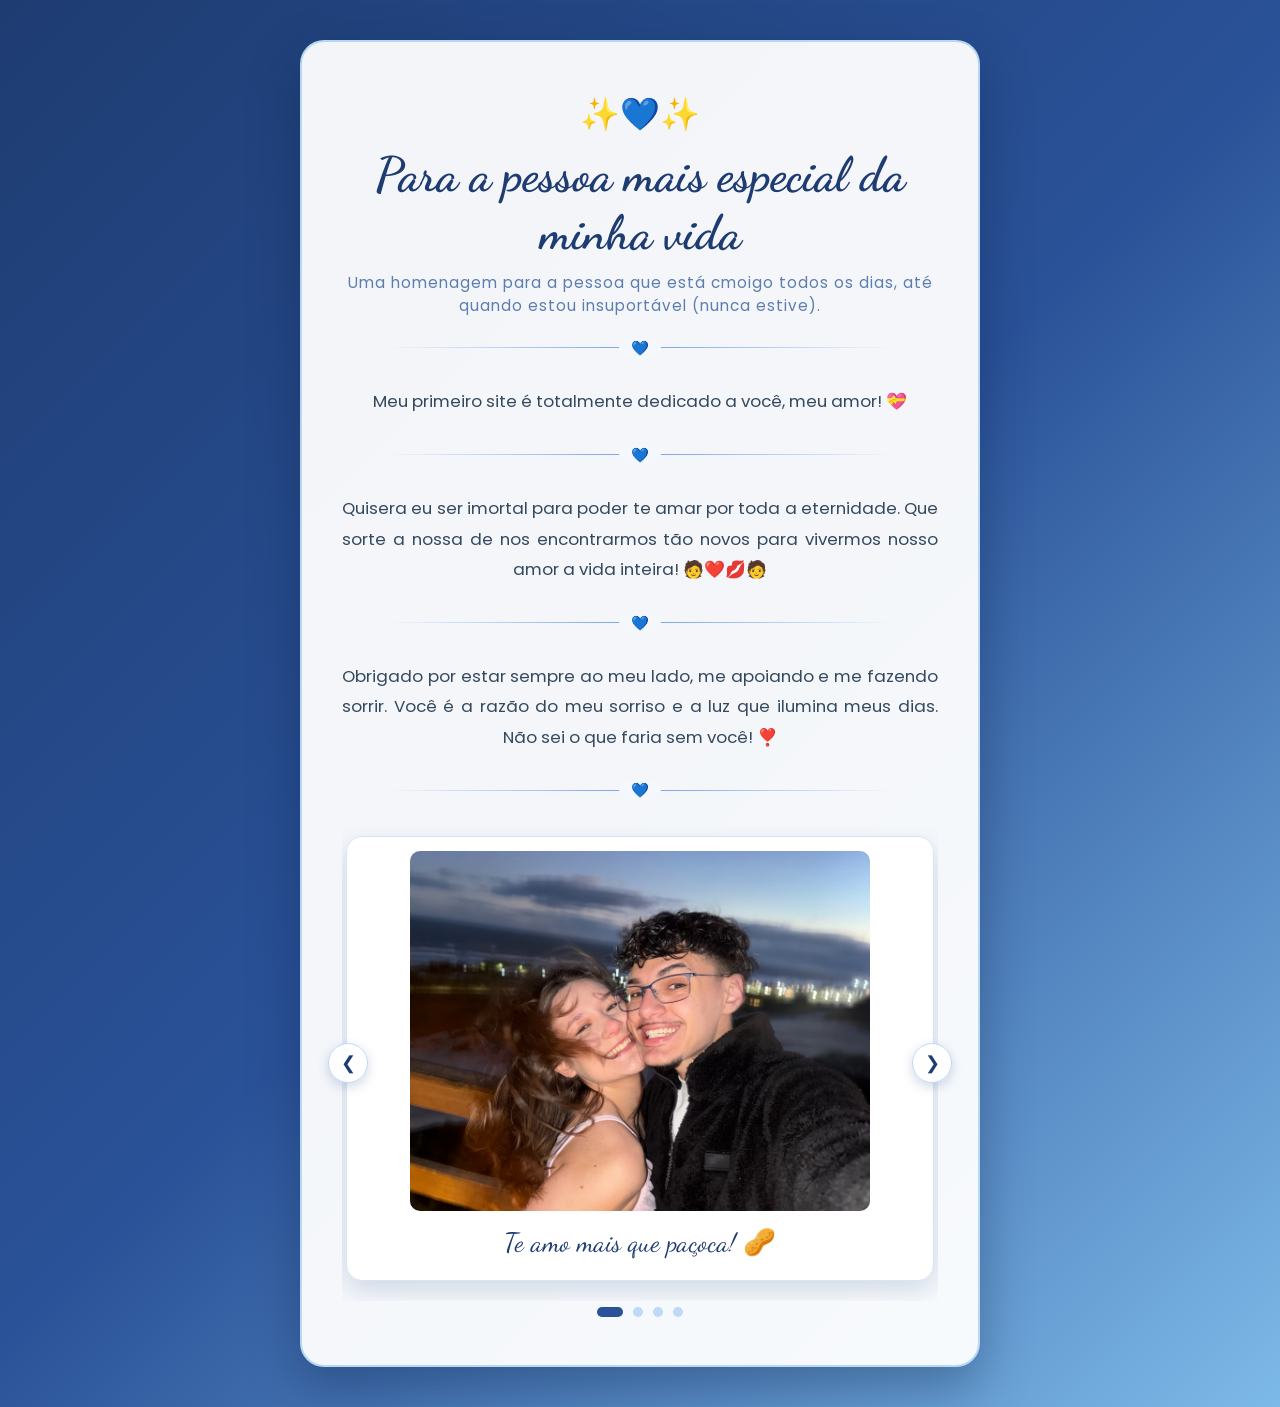
<file: site namorada/index.html>
<!DOCTYPE html>
<html lang="pt-br">
<head>
    <meta charset="UTF-8">
    <meta name="viewport" content="width=device-width, initial-scale=1.0">
    <title>Para o Meu Amor 💙</title>
    <link rel="stylesheet" href="style.css">
</head>
<body>

    <main class="cartao-dedicatoria">
        <header>
            <span class="icone-topo">✨💙✨</span>
            
            <h1>Para a pessoa mais especial da minha vida</h1>
            
            <p class="subtitulo">Uma homenagem para a pessoa que está cmoigo todos os dias, até quando estou insuportável (nunca estive).</p>
        </header>

        <hr class="divisor">

        <section class="bloco-texto">
            <p>
                Meu primeiro site é totalmente dedicado a você, meu amor! 💝
            </p>
        </section>

        <hr class="divisor">

        <section class="bloco-texto">
            <p>
                Quisera eu ser imortal para poder te amar por toda a eternidade. Que sorte a nossa de nos encontrarmos tão novos para vivermos nosso amor a vida inteira! 🧑‍❤️‍💋‍🧑
            </p>
        </section>

        <hr class="divisor">

        <section class="bloco-texto">
            <p>
                Obrigado por estar sempre ao meu lado, me apoiando e me fazendo sorrir. Você é a razão do meu sorriso e a luz que ilumina meus dias. Não sei o que faria sem você! ❣️
            </p>
        </section>

        <hr class="divisor">

        <section class="area-foto">
        

            <div class="carrossel-wrapper">
                <!-- Botão voltar (computador/celular) -->
                <button class="btn-carrossel btn-anterior" aria-label="Foto anterior">&#10094;</button>

                <!-- Lista de fotos (arrastável no celular e no mouse) -->
                <div class="carrossel-fotos" id="carrosselFotos">

                    <!-- FOTO 1 (Já com a sua foto e frase!) -->
                    <figure class="moldura-foto">
                        <img src="nossa_foto.jpeg" alt="Nossa foto juntos 1" draggable="false">
                        <figcaption class="legenda-foto">Te amo mais que paçoca! 🥜</figcaption>
                    </figure>

                    <!-- FOTO 2: Troque o src pela sua 2ª foto e edite a frase abaixo -->
                    <figure class="moldura-foto">
                        <img src="nossa-foto2.jpeg" alt="Nossa foto juntos 2" draggable="false">
                        <figcaption class="legenda-foto">Cada momento com você é único 💗</figcaption>
                    </figure>

                    <!-- FOTO 3: Troque o src pela sua 3ª foto e edite a frase abaixo -->
                    <figure class="moldura-foto">
                        <img src="nossa-foto3.jpeg" alt="Nossa foto juntos 3" draggable="false">
                        <figcaption class="legenda-foto">Meu lugar favorito é no seu abraço 🤗</figcaption>
                    </figure>

                    <!-- FOTO 4: Troque o src pela sua 4ª foto e edite a frase abaixo -->
                    <figure class="moldura-foto">
                        <img src="nossa-foto4.jpeg" alt="Nossa foto juntos 4" draggable="false">
                        <figcaption class="legenda-foto">Para sempre nós dois! ♾️❤️</figcaption>
                    </figure>

                </div>

                <!-- Botão avançar (computador/celular) -->
                <button class="btn-carrossel btn-proximo" aria-label="Próxima foto">&#10095;</button>
            </div>

            <!-- Bolinhas indicadoras de qual foto está aparecendo -->
            <div class="indicadores" id="indicadoresCarrossel">
                <span class="ponto ativo" data-index="0"></span>
                <span class="ponto" data-index="1"></span>
                <span class="ponto" data-index="2"></span>
                <span class="ponto" data-index="3"></span>
            </div>
        </section>

    </main>

    <script>
        const carrossel = document.getElementById('carrosselFotos');
        const btnAnterior = document.querySelector('.btn-anterior');
        const btnProximo = document.querySelector('.btn-proximo');
        const pontos = document.querySelectorAll('.ponto');
        const slidesOriginais = Array.from(carrossel.querySelectorAll('.moldura-foto'));
        const total = slidesOriginais.length;

        // Cria clones da última e da primeira foto nas pontas para fazer a rolagem infinita
        const cloneUltimo = slidesOriginais[total - 1].cloneNode(true);
        const clonePrimeiro = slidesOriginais[0].cloneNode(true);
        carrossel.insertBefore(cloneUltimo, slidesOriginais[0]);
        carrossel.appendChild(clonePrimeiro);

        // Calcula a largura de cada foto + o espaço entre elas (20px)
        function larguraDoSlide() {
            return slidesOriginais[0].offsetWidth + 20;
        }

        // Posiciona inicialmente na 1ª foto real (pulando o clone inicial)
        function posicionarNoInicio() {
            carrossel.scrollLeft = larguraDoSlide();
        }
        window.addEventListener('load', posicionarNoInicio);
        window.addEventListener('resize', posicionarNoInicio);
        posicionarNoInicio();

        let timerRolagem = null;

        // Atualiza as bolinhas e faz o teleporte invisível quando chega nas pontas
        function aoRolar() {
            const largura = larguraDoSlide();
            if (!largura) return;

            const pos = Math.round(carrossel.scrollLeft / largura);
            const indexReal = ((pos - 1) % total + total) % total;

            pontos.forEach((ponto, idx) => {
                ponto.classList.toggle('ativo', idx === indexReal);
            });

            // Quando encosta nas extremidades dos clones, reposiciona invisivelmente
            if (carrossel.scrollLeft <= 2) {
                carrossel.scrollLeft += total * largura;
                if (arrastando) scrollInicial += total * largura;
            } else if (carrossel.scrollLeft >= (total + 1) * largura - 2) {
                carrossel.scrollLeft -= total * largura;
                if (arrastando) scrollInicial -= total * largura;
            }

            // Garante o ajuste exato após terminar a animação de rolagem
            clearTimeout(timerRolagem);
            timerRolagem = setTimeout(() => {
                const posFinal = Math.round(carrossel.scrollLeft / largura);
                if (posFinal === 0) {
                    carrossel.scrollLeft = total * largura;
                } else if (posFinal === total + 1) {
                    carrossel.scrollLeft = largura;
                }
            }, 120);
        }

        carrossel.addEventListener('scroll', aoRolar);

        // Move suavemente para uma posição do carrossel (1 a total, ou 0 / total+1 nos clones)
        function irParaPosicao(posDestino) {
            const largura = larguraDoSlide();
            carrossel.scrollTo({
                left: posDestino * largura,
                behavior: 'smooth'
            });
        }

        function voltarFoto() {
            const largura = larguraDoSlide();
            if (!largura) return;
            let posAtual = Math.round(carrossel.scrollLeft / largura);
            if (posAtual <= 0) {
                carrossel.scrollLeft = total * largura;
                requestAnimationFrame(() => irParaPosicao(total - 1));
            } else {
                irParaPosicao(posAtual - 1);
            }
        }

        function avancarFoto() {
            const largura = larguraDoSlide();
            if (!largura) return;
            let posAtual = Math.round(carrossel.scrollLeft / largura);
            if (posAtual >= total + 1) {
                carrossel.scrollLeft = largura;
                requestAnimationFrame(() => irParaPosicao(2));
            } else {
                irParaPosicao(posAtual + 1);
            }
        }

        // ==========================================
        // PASSAR FOTOS SOZINHO A CADA 1 SEGUNDO
        // ==========================================
        const TEMPO_TROCA = 2000; // 2000ms = 2 segundos
        let intervaloAutoPlay = null;

        function iniciarAutoPlay() {
            pararAutoPlay();
            intervaloAutoPlay = setInterval(avancarFoto, TEMPO_TROCA);
        }

        function pararAutoPlay() {
            if (intervaloAutoPlay) {
                clearInterval(intervaloAutoPlay);
                intervaloAutoPlay = null;
            }
        }

        iniciarAutoPlay();

        btnAnterior.addEventListener('click', () => {
            voltarFoto();
            iniciarAutoPlay();
        });

        btnProximo.addEventListener('click', () => {
            avancarFoto();
            iniciarAutoPlay();
        });

        pontos.forEach((ponto) => {
            ponto.addEventListener('click', () => {
                const indexFoto = Number(ponto.dataset.index);
                irParaPosicao(indexFoto + 1);
                iniciarAutoPlay();
            });
        });

        // Pausa enquanto o dedo estiver na tela do celular e retoma ao soltar
        carrossel.addEventListener('touchstart', pararAutoPlay, { passive: true });
        carrossel.addEventListener('touchend', iniciarAutoPlay, { passive: true });

        // Permite arrastar com o mouse no computador com loop infinito
        let arrastando = false;
        let inicioX = 0;
        let scrollInicial = 0;

        carrossel.addEventListener('mousedown', (e) => {
            pararAutoPlay();
            arrastando = true;
            carrossel.classList.add('arrastando');
            inicioX = e.pageX - carrossel.offsetLeft;
            scrollInicial = carrossel.scrollLeft;
        });

        window.addEventListener('mouseup', () => {
            if (!arrastando) return;
            arrastando = false;
            carrossel.classList.remove('arrastando');
            const posMaisProxima = Math.round(carrossel.scrollLeft / larguraDoSlide());
            irParaPosicao(posMaisProxima);
            iniciarAutoPlay();
        });

        carrossel.addEventListener('mousemove', (e) => {
            if (!arrastando) return;
            e.preventDefault();
            const x = e.pageX - carrossel.offsetLeft;
            const deslocamento = (x - inicioX) * 1.2;
            carrossel.scrollLeft = scrollInicial - deslocamento;
        });
    </script>
</body>
</html>
</file>
<file: site namorada/style.css>
@import url('https://fonts.googleapis.com/css2?family=Dancing+Script:wght@600;700&family=Poppins:wght@300;400;500&display=swap');

* {
    margin: 0;
    padding: 0;
    box-sizing: border-box;
}

body {
    background: linear-gradient(135deg, #1e3c72 0%, #2a5298 50%, #7db9e8 100%);
    min-height: 100vh;
    font-family: 'Poppins', sans-serif;
    color: #2c3e50;
    display: flex;
    justify-content: center;
    align-items: center;
    padding: 40px 20px;
}

.cartao-dedicatoria {
    background-color: rgba(255, 255, 255, 0.95);
    max-width: 680px;
    width: 100%;
    border-radius: 24px;
    padding: 48px 40px;
    box-shadow: 0 20px 50px rgba(10, 30, 70, 0.35);
    border: 2px solid rgba(125, 185, 232, 0.5);
    text-align: center;
}

header {
    margin-bottom: 30px;
}

.icone-topo {
    font-size: 2rem;
    color: #2a5298;
    margin-bottom: 8px;
    display: block;
}

h1 {
    font-family: 'Dancing Script', cursive;
    font-size: 3rem;
    color: #1e3c72;
    line-height: 1.2;
    margin-bottom: 10px;
}

.subtitulo {
    font-size: 0.95rem;
    color: #5b7db1;
    font-weight: 400;
    letter-spacing: 1px;
}

.bloco-texto {
    padding: 10px 0;
}

.bloco-texto p {
    font-size: 1.05rem;
    line-height: 1.8;
    color: #34495e;
    text-align: justify;
    text-align-last: center;
}

.divisor {
    border: none;
    height: 1px;
    background: linear-gradient(to right, transparent, #6fa3ef, transparent);
    margin: 28px auto;
    width: 85%;
    position: relative;
    overflow: visible;
}

.divisor::after {
    content: "💙";
    position: absolute;
    top: 50%;
    left: 50%;
    transform: translate(-50%, -50%);
    background: #f4f8fd;
    padding: 0 12px;
    font-size: 0.9rem;
    border-radius: 50%;
}

.area-foto {
    margin-top: 30px;
    padding-top: 5px;
}

.dica-carrossel {
    font-size: 0.85rem;
    color: #5b7db1;
    margin-bottom: 14px;
    letter-spacing: 0.5px;
}

.carrossel-wrapper {
    position: relative;
    display: flex;
    align-items: center;
    justify-content: center;
}

.carrossel-fotos {
    display: flex;
    gap: 20px;
    overflow-x: auto;
    scroll-snap-type: x mandatory;
    -webkit-overflow-scrolling: touch;
    scrollbar-width: none; /* Esconde a barra no Firefox */
    width: 100%;
    padding: 10px 4px 20px 4px;
    cursor: grab;
    user-select: none;
}

/* Esconde a barra de rolagem no Chrome/Safari/Edge */
.carrossel-fotos::-webkit-scrollbar {
    display: none;
}

.carrossel-fotos.arrastando {
    cursor: grabbing;
    scroll-snap-type: none;
    scroll-behavior: auto;
}

.moldura-foto {
    flex: 0 0 100%;
    scroll-snap-align: center;
    background: #ffffff;
    padding: 14px 14px 22px 14px;
    border-radius: 16px;
    box-shadow: 0 10px 25px rgba(30, 60, 114, 0.16);
    border: 1px solid #d6e6f9;
    transition: transform 0.3s ease;
    display: flex;
    flex-direction: column;
    align-items: center;
}

.moldura-foto img {
    width: 100%;
    max-width: 460px;
    height: 360px;
    border-radius: 10px;
    display: block;
    object-fit: cover;
    pointer-events: none;
}

.legenda-foto {
    margin-top: 16px;
    font-family: 'Dancing Script', cursive;
    font-size: 1.65rem;
    color: #1e3c72;
}

/* Botões laterais de passar foto */
.btn-carrossel {
    position: absolute;
    top: 50%;
    transform: translateY(-50%);
    background: rgba(255, 255, 255, 0.92);
    color: #1e3c72;
    border: 1px solid #bfd8f7;
    width: 40px;
    height: 40px;
    border-radius: 50%;
    font-size: 1.1rem;
    cursor: pointer;
    box-shadow: 0 4px 12px rgba(30, 60, 114, 0.2);
    display: flex;
    align-items: center;
    justify-content: center;
    z-index: 2;
    transition: all 0.2s ease;
}

.btn-carrossel:hover {
    background: #2a5298;
    color: #ffffff;
    transform: translateY(-50%) scale(1.08);
}

.btn-anterior {
    left: -14px;
}

.btn-proximo {
    right: -14px;
}

/* Bolinhas indicadoras embaixo das fotos */
.indicadores {
    display: flex;
    justify-content: center;
    gap: 10px;
    margin-top: 6px;
}

.ponto {
    width: 10px;
    height: 10px;
    border-radius: 50%;
    background-color: #bfd8f7;
    cursor: pointer;
    transition: all 0.3s ease;
}

.ponto.ativo {
    background-color: #2a5298;
    width: 26px;
    border-radius: 10px;
}

@media (max-width: 500px) {
    .cartao-dedicatoria {
        padding: 32px 18px;
    }

    h1 {
        font-size: 2.3rem;
    }

    .bloco-texto p {
        font-size: 0.98rem;
    }

    .moldura-foto img {
        height: 290px;
    }

    .btn-anterior {
        left: 4px;
    }

    .btn-proximo {
        right: 4px;
    }

    .btn-carrossel {
        width: 34px;
        height: 34px;
        font-size: 0.95rem;
    }
}
</file>
